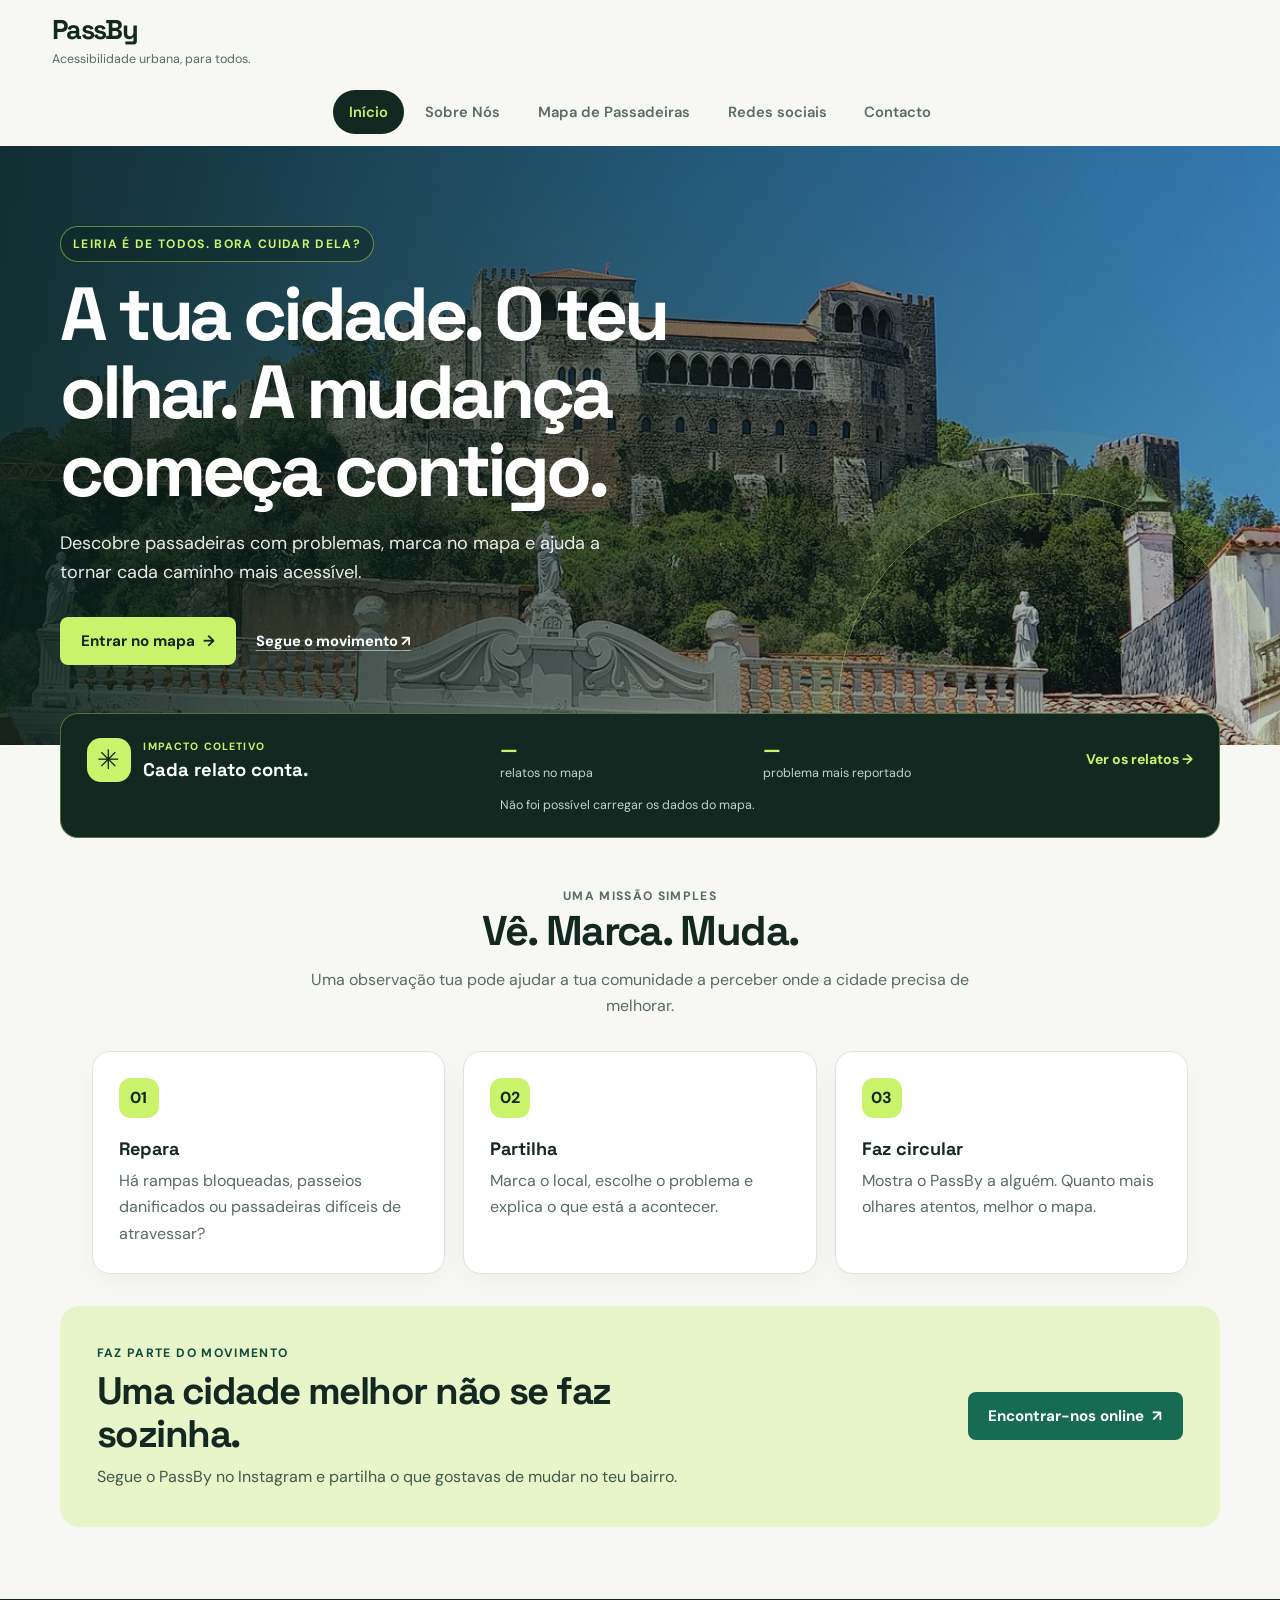
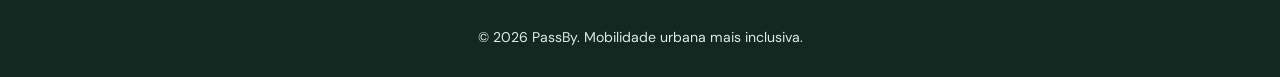
<file: PASSBY/passby/index.html>
<!DOCTYPE html>
<html lang="pt-PT">

<head>
    <meta charset="UTF-8">
    <meta name="viewport" content="width=device-width, initial-scale=1.0">
    <title>PassBy - Acessibilidade Urbana</title>
    <link rel="stylesheet" href="styles.css">
</head>

<body>
    <header>
        <a class="brand" href="index.html" aria-label="PassBy - início">
            <h1>PassBy</h1>
            <p>Acessibilidade urbana, para todos.</p>
        </a>
    </header>
    <nav>
        <a href="index.html" class="active" aria-current="page">Início</a>
        <a href="sobre.html">Sobre Nós</a>
        <a href="mapa.html">Mapa de Passadeiras</a>
        <a href="redes.html">Redes sociais</a>
        <a href="contato.html">Contacto</a>
    </nav>
    <section class="hero">
        <div class="hero-content">
            <p class="eyebrow">Leiria é de todos. Bora cuidar dela?</p>
            <h2>A tua cidade. O teu olhar. A mudança começa contigo.</h2>
            <p>Descobre passadeiras com problemas, marca no mapa e ajuda a tornar cada caminho mais acessível.</p>
            <a href="mapa.html" class="btn">Entrar no mapa <span aria-hidden="true">→</span></a>
            <a href="redes.html" class="hero-secondary">Segue o movimento <span aria-hidden="true">↗</span></a>
        </div>
    </section>
    <section class="impact" aria-label="Impacto da comunidade">
        <div class="impact-intro">
            <span class="impact-icon" aria-hidden="true">✳</span>
            <div>
                <p class="eyebrow">Impacto coletivo</p>
                <h2>Cada relato conta.</h2>
            </div>
        </div>
        <div class="impact-stat">
            <strong id="report-count">—</strong>
            <span>relatos no mapa</span>
        </div>
        <div class="impact-stat">
            <strong id="top-issue">—</strong>
            <span>problema mais reportado</span>
        </div>
        <a href="mapa.html" class="impact-link">Ver os relatos <span aria-hidden="true">→</span></a>
        <p class="impact-note" id="impact-note" aria-live="polite"></p>
    </section>
    <section class="section section-community">
        <div class="section-heading">
            <p class="eyebrow">Uma missão simples</p>
            <h2>Vê. Marca. Muda.</h2>
            <p>Uma observação tua pode ajudar a tua comunidade a perceber onde a cidade precisa de melhorar.</p>
        </div>
        <div class="features">
            <div class="feature">
                <span class="feature-number" aria-hidden="true">01</span>
                <h3>Repara</h3>
                <p>Há rampas bloqueadas, passeios danificados ou passadeiras difíceis de atravessar?</p>
            </div>
            <div class="feature">
                <span class="feature-number" aria-hidden="true">02</span>
                <h3>Partilha</h3>
                <p>Marca o local, escolhe o problema e explica o que está a acontecer.</p>
            </div>
            <div class="feature">
                <span class="feature-number" aria-hidden="true">03</span>
                <h3>Faz circular</h3>
                <p>Mostra o PassBy a alguém. Quanto mais olhares atentos, melhor o mapa.</p>
            </div>
        </div>
    </section>
    <section class="community-cta">
        <div>
            <p class="eyebrow">Faz parte do movimento</p>
            <h2>Uma cidade melhor não se faz sozinha.</h2>
            <p>Segue o PassBy no Instagram e partilha o que gostavas de mudar no teu bairro.</p>
        </div>
        <a class="btn" href="redes.html">Encontrar-nos online <span aria-hidden="true">↗</span></a>
    </section>
    <footer>
        <p>&copy; 2026 PassBy. Mobilidade urbana mais inclusiva.</p>
    </footer>
    <script>
        fetch('listar_marcadores.php')
            .then((response) => {
                if (!response.ok) {
                    throw new Error('Os relatos não estão disponíveis.');
                }
                return response.json();
            })
            .then((reports) => {
                const issueNames = {
                    acesso: 'Acesso',
                    estado: 'Conservação',
                    sinalizacao: 'Sinalização',
                    outro: 'Outros'
                };
                const counts = reports.reduce((totals, report) => {
                    totals[report.type] = (totals[report.type] || 0) + 1;
                    return totals;
                }, {});
                const topIssue = Object.entries(counts).sort((first, second) => second[1] - first[1])[0];
                document.getElementById('report-count').textContent = reports.length.toLocaleString('pt-PT');
                document.getElementById('top-issue').textContent = topIssue ? issueNames[topIssue[0]] : 'Por descobrir';
                if (reports.length === 0) {
                    document.getElementById('impact-note').textContent = 'Sê a primeira pessoa a colocar um relato no mapa.';
                }
            })
            .catch(() => {
                document.getElementById('report-count').textContent = '—';
                document.getElementById('top-issue').textContent = '—';
                document.getElementById('impact-note').textContent = 'Não foi possível carregar os dados do mapa.';
            });
    </script>
</body>

</html>
</file>
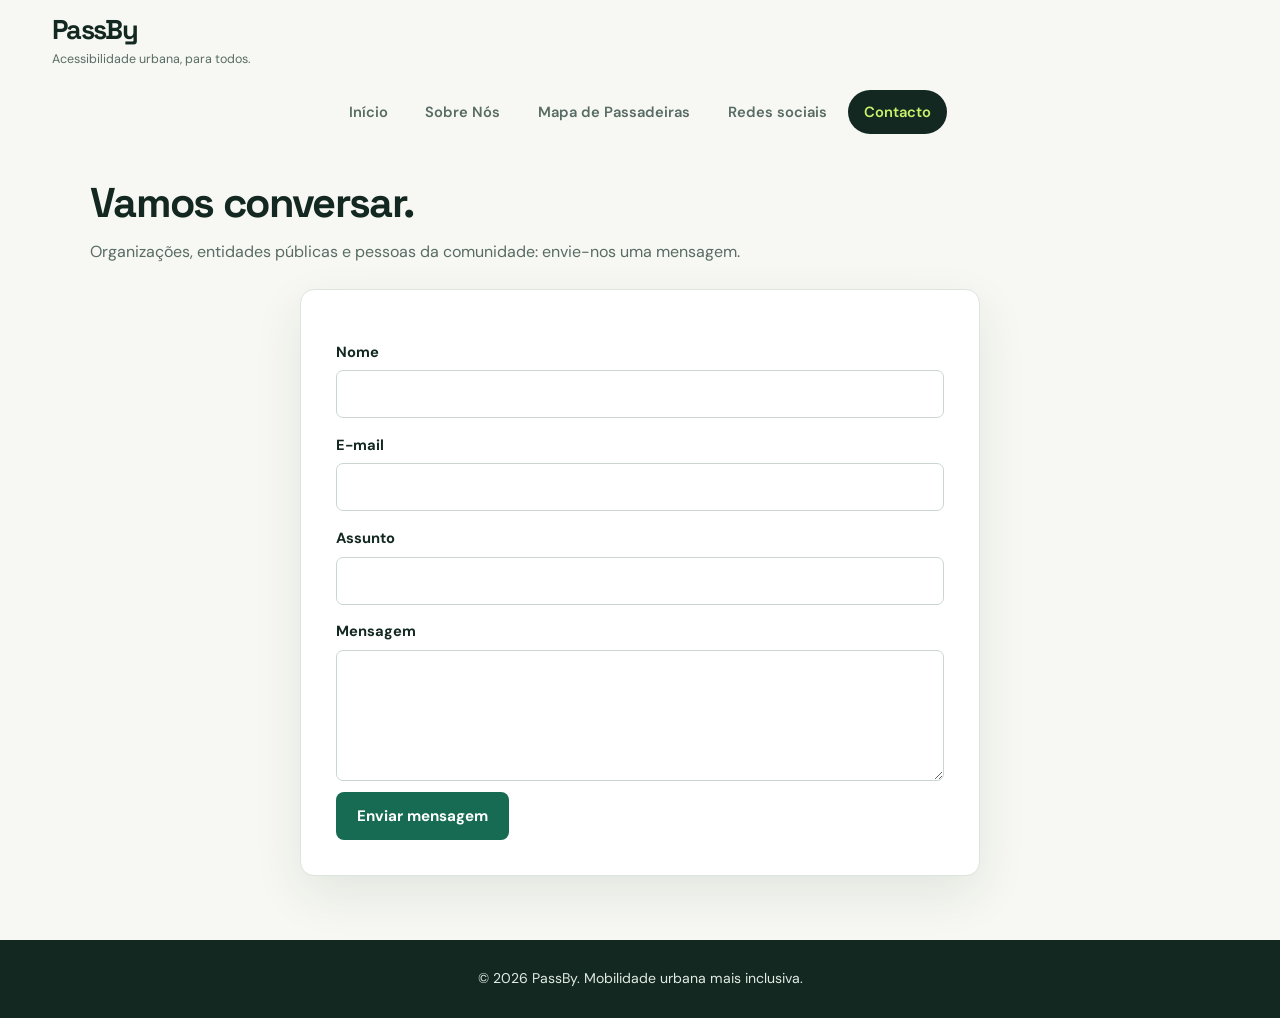
<file: PASSBY/passby/contato.html>
<!DOCTYPE html>
<html lang="pt-PT">
<head>
    <meta charset="UTF-8">
    <meta name="viewport" content="width=device-width, initial-scale=1.0">
    <title>Contacto - PassBy</title>
    <link rel="stylesheet" href="styles.css">
</head>
<body>
    <header>
        <a class="brand" href="index.html" aria-label="PassBy - início">
            <h1>PassBy</h1>
            <p>Acessibilidade urbana, para todos.</p>
        </a>
    </header>
    <nav>
        <a href="index.html">Início</a>
        <a href="sobre.html">Sobre Nós</a>
        <a href="mapa.html">Mapa de Passadeiras</a>
        <a href="redes.html">Redes sociais</a>
        <a href="contato.html" class="active" aria-current="page">Contacto</a>
    </nav>
    <div class="container">
        <h2>Vamos conversar.</h2>
        <p>Organizações, entidades públicas e pessoas da comunidade: envie-nos uma mensagem.</p>

        <form action="processar_contato.php" method="post" class="contact-form">
            <div id="form-status" aria-live="polite"></div>
            <label for="nome">Nome</label>
            <input type="text" id="nome" name="nome" autocomplete="name" maxlength="120" required>

            <label for="email">E-mail</label>
            <input type="email" id="email" name="email" autocomplete="email" maxlength="254" required>

            <label for="assunto">Assunto</label>
            <input type="text" id="assunto" name="assunto" maxlength="160" required>

            <label for="mensagem">Mensagem</label>
            <textarea id="mensagem" name="mensagem" rows="5" maxlength="5000" required></textarea>

            <div class="honeypot-field" aria-hidden="true">
                <label for="website">Deixe este campo vazio</label>
                <input type="text" id="website" name="honeypot" tabindex="-1" autocomplete="off">
            </div>

            <button type="submit">Enviar mensagem</button>
        </form>
    </div>
    <footer>
        <p>&copy; 2026 PassBy. Mobilidade urbana mais inclusiva.</p>
    </footer>
    <script>
        const statusMessages = {
            sent: ['Mensagem enviada com sucesso. Obrigado por entrar em contacto.', false],
            error: ['Não foi possível enviar a mensagem. Verifique os dados e tente novamente.', true],
            unavailable: ['O serviço de envio não está disponível neste momento. Tente novamente mais tarde.', true]
        };
        const status = new URLSearchParams(window.location.search).get('status');
        if (statusMessages[status]) {
            const message = document.createElement('p');
            message.className = `form-status${statusMessages[status][1] ? ' error' : ''}`;
            message.textContent = statusMessages[status][0];
            document.getElementById('form-status').appendChild(message);
        }
    </script>
</body>
</html>
</file>
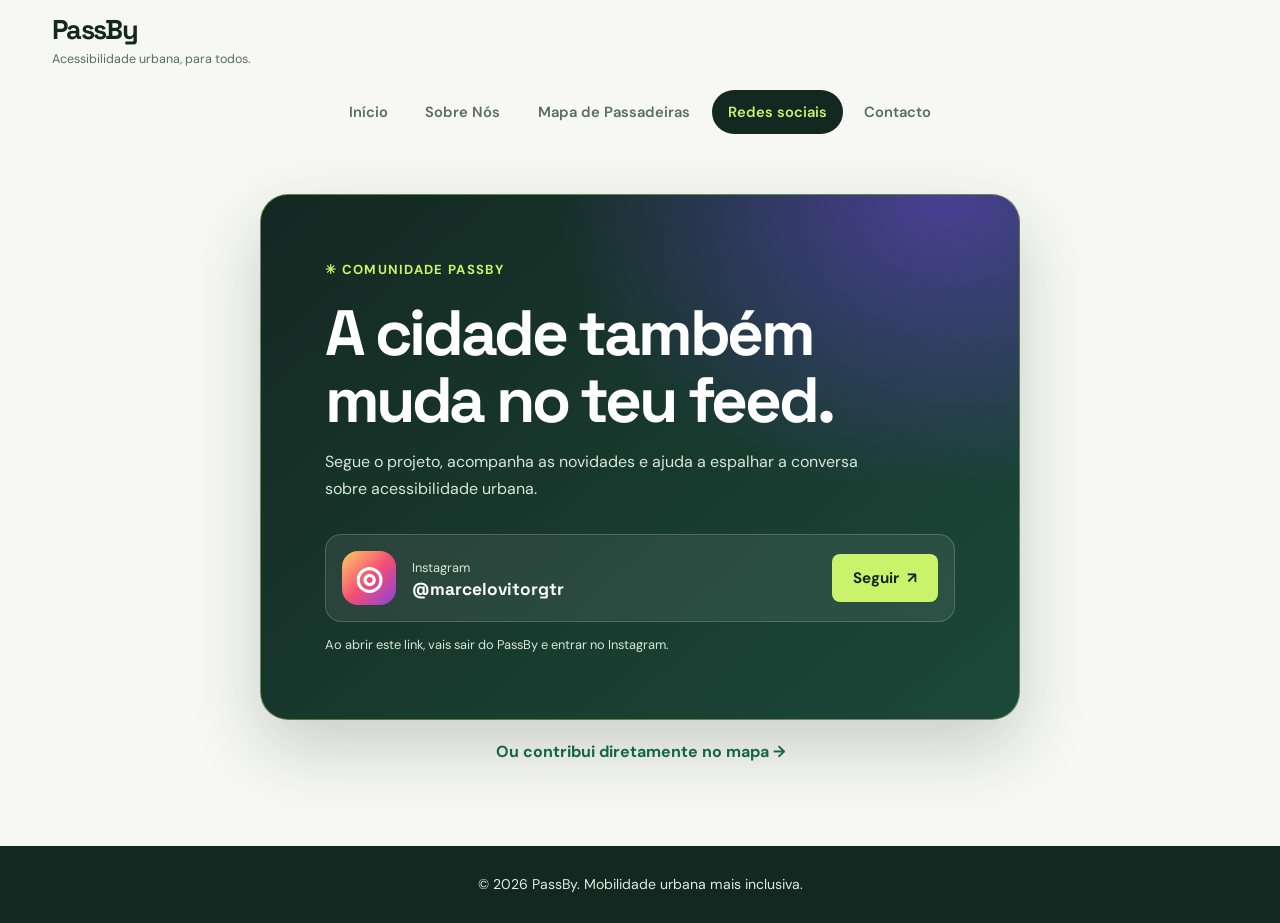
<file: PASSBY/passby/redes.html>
<!DOCTYPE html>
<html lang="pt-PT">
<head>
    <meta charset="UTF-8">
    <meta name="viewport" content="width=device-width, initial-scale=1.0">
    <meta name="description" content="Segue o PassBy no Instagram e acompanha a comunidade por uma cidade mais acessível.">
    <title>Redes sociais - PassBy</title>
    <link rel="stylesheet" href="styles.css">
</head>
<body>
    <header>
        <a class="brand" href="index.html" aria-label="PassBy - início">
            <h1>PassBy</h1>
            <p>Acessibilidade urbana, para todos.</p>
        </a>
    </header>
    <nav>
        <a href="index.html">Início</a>
        <a href="sobre.html">Sobre Nós</a>
        <a href="mapa.html">Mapa de Passadeiras</a>
        <a href="redes.html" class="active" aria-current="page">Redes sociais</a>
        <a href="contato.html">Contacto</a>
    </nav>

    <main class="social-page">
        <section class="social-card">
            <p class="social-kicker"><span aria-hidden="true">✳</span> Comunidade PassBy</p>
            <h2>A cidade também muda no teu feed.</h2>
            <p class="social-description">Segue o projeto, acompanha as novidades e ajuda a espalhar a conversa sobre acessibilidade urbana.</p>
            <div class="social-profile">
                <span class="instagram-mark" aria-hidden="true">◎</span>
                <div>
                    <span class="social-platform">Instagram</span>
                    <strong>@marcelovitorgtr</strong>
                </div>
                <a class="btn social-follow" href="https://www.instagram.com/marcelovitorgtr/" target="_blank" rel="noopener noreferrer" aria-label="Abrir Instagram de @marcelovitorgtr num novo separador">Seguir <span aria-hidden="true">↗</span></a>
            </div>
            <p class="social-note">Ao abrir este link, vais sair do PassBy e entrar no Instagram.</p>
        </section>
        <a class="social-back" href="mapa.html">Ou contribui diretamente no mapa <span aria-hidden="true">→</span></a>
    </main>

    <footer>
        <p>&copy; 2026 PassBy. Mobilidade urbana mais inclusiva.</p>
    </footer>
</body>
</html>
</file>
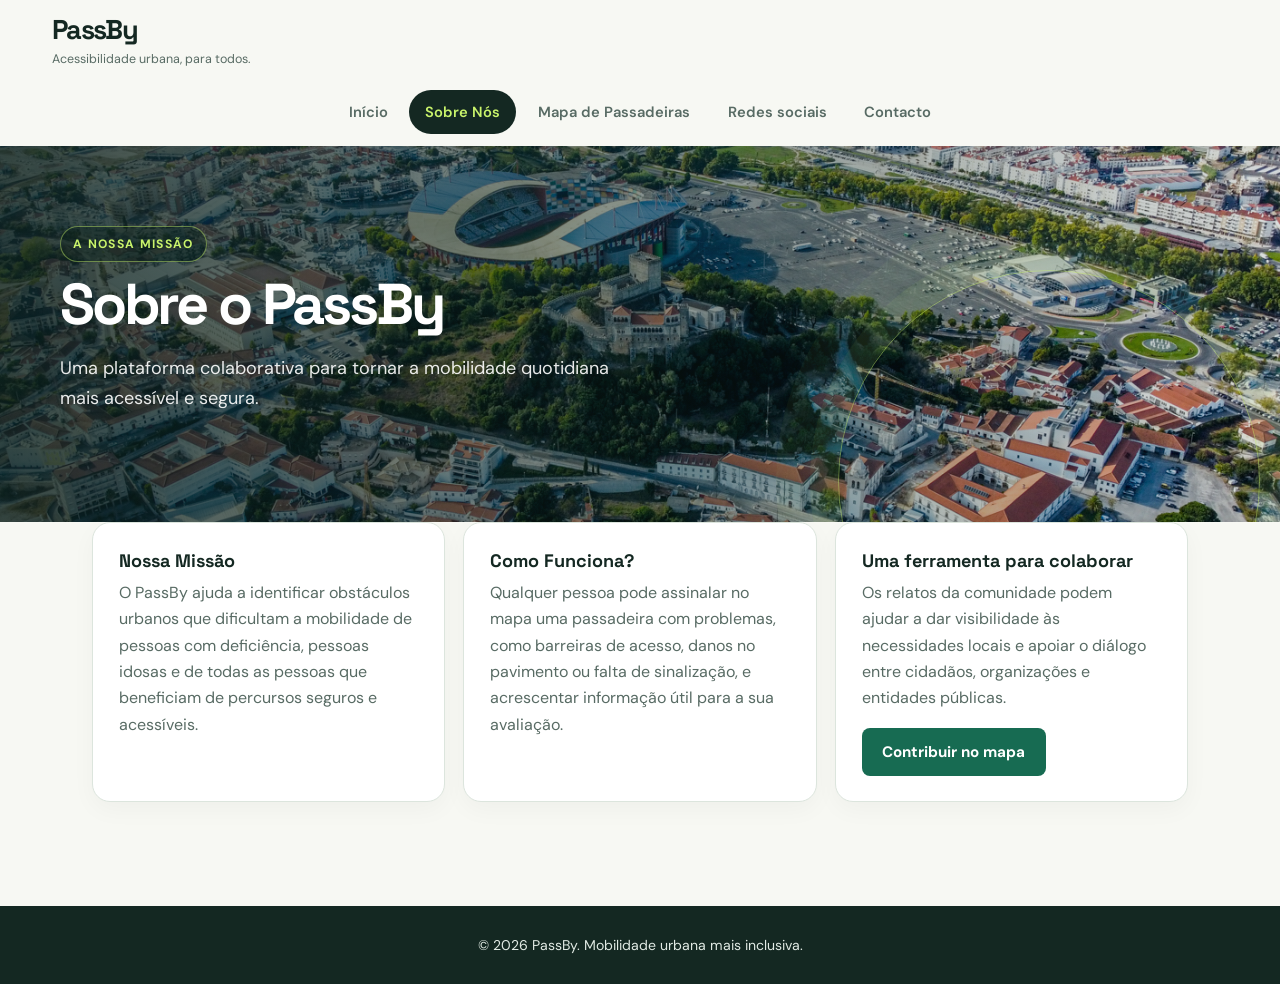
<file: PASSBY/passby/sobre.html>
<!DOCTYPE html>
<html lang="pt-PT">

<head>
    <meta charset="UTF-8">
    <meta name="viewport" content="width=device-width, initial-scale=1.0">
    <title>Sobre Nós - PassBy</title>
    <link rel="stylesheet" href="styles.css">
</head>

<body>
    <header>
        <a class="brand" href="index.html" aria-label="PassBy - início">
            <h1>PassBy</h1>
            <p>Acessibilidade urbana, para todos.</p>
        </a>
    </header>
    <nav>
        <a href="index.html">Início</a>
        <a href="sobre.html" class="active" aria-current="page">Sobre Nós</a>
        <a href="mapa.html">Mapa de Passadeiras</a>
        <a href="redes.html">Redes sociais</a>
        <a href="contato.html">Contacto</a>
    </nav>
    <section class="hero hero-small">
        <div class="hero-content">
            <p class="eyebrow">A nossa missão</p>
            <h2>Sobre o PassBy</h2>
            <p>Uma plataforma colaborativa para tornar a mobilidade quotidiana mais acessível e segura.</p>
        </div>
    </section>
    <section class="about">
        <div class="about-content">
            <h3>Nossa Missão</h3>
            <p>O PassBy ajuda a identificar obstáculos urbanos que dificultam a mobilidade de pessoas com deficiência, pessoas idosas e de todas as pessoas que beneficiam de percursos seguros e acessíveis.</p>
        </div>
        <div class="about-content">
            <h3>Como Funciona?</h3>
            <p>Qualquer pessoa pode assinalar no mapa uma passadeira com problemas, como barreiras de acesso, danos no pavimento ou falta de sinalização, e acrescentar informação útil para a sua avaliação.</p>
        </div>
        <div class="about-content">
            <h3>Uma ferramenta para colaborar</h3>
            <p>Os relatos da comunidade podem ajudar a dar visibilidade às necessidades locais e apoiar o diálogo entre cidadãos, organizações e entidades públicas.</p>
            <a href="mapa.html" class="btn">Contribuir no mapa</a>
        </div>
    </section>
    <footer>
        <p>&copy; 2026 PassBy. Mobilidade urbana mais inclusiva.</p>
    </footer>
</body>

</html>
</file>
<file: PASSBY/passby/styles.css>
@import url('https://fonts.googleapis.com/css2?family=DM+Sans:wght@400;500;600;700&family=Space+Grotesk:wght@400;500;600;700&display=swap');

:root {
    color-scheme: light;
    --ink: #142822;
    --muted: #586b64;
    --green: #176b52;
    --green-dark: #104b3d;
    --mint: #e9f4ed;
    --lime: #c9f36b;
    --violet: #7046e8;
    --paper: #f7f8f3;
    --line: #dce5dd;
    --white: #fff;
    --shadow: 0 18px 50px rgba(20, 40, 34, .09);
}

* {
    box-sizing: border-box;
}

html {
    scroll-behavior: smooth;
}

body {
    margin: 0;
    background: var(--paper);
    color: var(--ink);
    font-family: 'DM Sans', sans-serif;
    line-height: 1.65;
}

a {
    color: var(--green);
}

a:focus-visible,
button:focus-visible,
input:focus-visible,
textarea:focus-visible {
    outline: 3px solid #f2b544;
    outline-offset: 3px;
}

header {
    display: flex;
    align-items: center;
    justify-content: space-between;
    gap: 1rem;
    max-width: 1240px;
    margin: auto;
    padding: 1rem 2rem;
}

.brand {
    color: var(--ink);
    text-decoration: none;
}

header h1 {
    margin: 0;
    font: 700 1.7rem/1 'Space Grotesk', sans-serif;
    letter-spacing: -.06em;
}

header p {
    margin: .35rem 0 0;
    color: var(--muted);
    font-size: .78rem;
}

nav {
    display: flex;
    justify-content: center;
    gap: .35rem;
    padding: .3rem 1.5rem .8rem;
}

nav a {
    padding: .6rem 1rem;
    border-radius: 999px;
    color: var(--muted);
    font-size: .92rem;
    font-weight: 600;
    text-decoration: none;
    transition: background .2s ease, color .2s ease;
}

nav a:hover,
nav a.active {
    background: var(--ink);
    color: var(--lime);
}

.hero {
    position: relative;
    display: grid;
    min-height: 510px;
    align-items: center;
    overflow: hidden;
    padding: 5rem max(2rem, calc((100vw - 1160px) / 2));
    background: linear-gradient(90deg, rgba(10, 31, 25, .88), rgba(10, 31, 25, .22)), url('imagens/o-castelo-de-leiria-conquistad.jpg') center 52%/cover no-repeat;
    color: var(--white);
}

.hero::after {
    position: absolute;
    right: max(-110px, calc((100vw - 1240px) / 2));
    bottom: -170px;
    width: 420px;
    height: 420px;
    border: 1px solid rgba(201, 243, 107, .45);
    border-radius: 50%;
    box-shadow: 0 0 0 28px rgba(201, 243, 107, .06), 0 0 0 62px rgba(201, 243, 107, .04);
    content: "";
    pointer-events: none;
}

.hero-small {
    min-height: 330px;
    background-image: linear-gradient(90deg, rgba(10, 31, 25, .8), rgba(10, 31, 25, .14)), url('imagens/visitar-leiria-1-1.jpg');
}

.hero-content {
    position: relative;
    z-index: 1;
    max-width: 680px;
}

.eyebrow {
    margin: 0 0 .8rem;
    color: var(--green);
    font-size: .76rem;
    font-weight: 700;
    letter-spacing: .11em;
    text-transform: uppercase;
}

.hero .eyebrow {
    display: inline-block;
    padding: .42rem .75rem;
    border: 1px solid rgba(201, 243, 107, .45);
    border-radius: 999px;
    background: rgba(12, 35, 27, .45);
    color: var(--lime);
}

.hero h2 {
    max-width: 680px;
    margin: 0;
    font: 700 clamp(2.5rem, 6vw, 4.7rem)/1.04 'Space Grotesk', sans-serif;
    letter-spacing: -.055em;
}

.hero p:not(.eyebrow) {
    max-width: 550px;
    margin: 1.2rem 0 1.8rem;
    color: rgba(255, 255, 255, .9);
    font-size: 1.13rem;
}

.hero-small h2 {
    font-size: clamp(2.2rem, 5vw, 3.6rem);
}

.btn,
button {
    display: inline-flex;
    min-height: 48px;
    align-items: center;
    justify-content: center;
    gap: .5rem;
    padding: .78rem 1.3rem;
    border: 0;
    border-radius: 8px;
    background: var(--green);
    color: var(--white);
    font: 700 .95rem 'DM Sans', sans-serif;
    text-decoration: none;
    cursor: pointer;
    transition: transform .18s ease, background .18s ease, box-shadow .18s ease;
}

.btn:hover,
button:hover {
    transform: translateY(-2px);
    background: var(--green-dark);
    box-shadow: 0 8px 18px rgba(16, 75, 61, .2);
}

.hero .btn {
    background: var(--lime);
    color: #17251d;
}

.hero-secondary {
    display: inline-block;
    margin-left: 1rem;
    color: var(--white);
    font-size: .92rem;
    font-weight: 700;
    text-decoration-color: rgba(255, 255, 255, .5);
    text-underline-offset: 4px;
}

.hero .btn:hover {
    background: var(--white);
}

.section {
    max-width: 1160px;
    margin: auto;
    padding: 4.5rem 2rem;
}

.section-heading {
    max-width: 660px;
    margin: 0 auto 2rem;
    text-align: center;
}

.section-heading h2,
.container > h2 {
    margin: 0 0 .65rem;
    font: 700 clamp(1.8rem, 4vw, 2.6rem)/1.2 'Space Grotesk', sans-serif;
    letter-spacing: -.04em;
}

.section-heading p,
.container > p {
    margin: 0;
    color: var(--muted);
}

.section-community {
    padding-top: 2rem;
    padding-bottom: 2rem;
}

.features,
.about {
    display: grid;
    max-width: 1160px;
    grid-template-columns: repeat(3, 1fr);
    gap: 1.15rem;
    margin: auto;
    padding: 0 2rem 4.5rem;
}

.section-community .features {
    padding: 0;
}

.impact {
    position: relative;
    display: grid;
    max-width: 1160px;
    grid-template-columns: 1.3fr .8fr 1fr auto;
    align-items: center;
    gap: 1.5rem;
    margin: -2rem auto 1rem;
    padding: 1.35rem 1.6rem;
    border: 1px solid rgba(201, 243, 107, .35);
    border-radius: 18px;
    background: var(--ink);
    color: var(--white);
}

.impact-intro {
    display: flex;
    align-items: center;
    gap: .8rem;
}

.impact-icon {
    display: grid;
    width: 44px;
    height: 44px;
    flex: 0 0 44px;
    place-items: center;
    border-radius: 14px;
    background: var(--lime);
    color: var(--ink);
    font-size: 1.7rem;
}

.impact .eyebrow {
    margin: 0 0 .15rem;
    color: var(--lime);
    font-size: .66rem;
}

.impact h2 {
    margin: 0;
    font: 700 1.15rem 'Space Grotesk', sans-serif;
}

.impact-stat {
    display: flex;
    flex-direction: column;
    gap: .1rem;
}

.impact-stat strong {
    color: var(--lime);
    font: 700 1.25rem 'Space Grotesk', sans-serif;
}

.impact-stat span,
.impact-note {
    color: #c3d2c9;
    font-size: .78rem;
}

.impact-link {
    color: var(--lime);
    font-size: .88rem;
    font-weight: 700;
    text-decoration: none;
}

.impact-link:hover {
    text-decoration: underline;
    text-underline-offset: 4px;
}

.impact-note {
    grid-column: 2 / -1;
    margin: -.8rem 0 0;
}

.community-cta {
    display: flex;
    max-width: 1160px;
    align-items: center;
    justify-content: space-between;
    gap: 2rem;
    margin: 0 auto 4.5rem;
    padding: 2.3rem;
    border-radius: 20px;
    background: #e8f5c9;
}

.community-cta .eyebrow {
    margin-bottom: .4rem;
    color: var(--green-dark);
}

.community-cta h2 {
    max-width: 550px;
    margin: 0;
    font: 700 clamp(1.6rem, 3.6vw, 2.4rem)/1.12 'Space Grotesk', sans-serif;
    letter-spacing: -.04em;
}

.community-cta p:not(.eyebrow) {
    margin: .55rem 0 0;
    color: #3e5a4b;
}

.feature,
.about-content {
    padding: 1.6rem;
    border: 1px solid var(--line);
    border-radius: 18px;
    background: var(--white);
    box-shadow: 0 8px 24px rgba(20, 40, 34, .035);
    transition: transform .2s ease, box-shadow .2s ease, border-color .2s ease;
}

.feature:hover,
.about-content:hover {
    transform: translateY(-5px);
    border-color: #b7d68d;
    box-shadow: 0 15px 35px rgba(20, 40, 34, .1);
}

.feature-number {
    display: inline-grid;
    width: 40px;
    height: 40px;
    place-items: center;
    margin-bottom: 1.2rem;
    border-radius: 12px;
    background: var(--lime);
    color: var(--ink);
    font-weight: 800;
}

.feature h3,
.about-content h3 {
    margin: 0 0 .5rem;
    font: 700 1.13rem 'Space Grotesk', sans-serif;
}

.feature p,
.about-content p {
    margin: 0;
    color: var(--muted);
}

.about-content .btn {
    margin-top: 1rem;
}

.container {
    width: min(100% - 2rem, 1100px);
    margin: 2rem auto 4rem;
}

.map-intro {
    margin: 0 0 1.25rem;
}

#map {
    width: 100%;
    height: min(62vh, 580px);
    min-height: 360px;
    margin: 1.5rem 0;
    border: 1px solid var(--line);
    border-radius: 14px;
    box-shadow: var(--shadow);
    z-index: 0;
}

.map-hint {
    margin: -.6rem 0 1.5rem;
    color: var(--muted);
    font-size: .92rem;
}

form {
    max-width: 760px;
    margin: 1.5rem auto;
    padding: clamp(1.25rem, 4vw, 2.2rem);
    border: 1px solid var(--line);
    border-radius: 14px;
    background: var(--white);
    box-shadow: var(--shadow);
}

form h3 {
    margin: 0 0 .35rem;
    font: 700 1.5rem 'Space Grotesk', sans-serif;
}

.form-intro {
    margin: 0 0 1.5rem;
    color: var(--muted);
}

label {
    display: block;
    margin: .9rem 0 .4rem;
    font-size: .92rem;
    font-weight: 700;
}

input:not([type="radio"]):not([type="file"]),
textarea {
    display: block;
    width: 100%;
    min-height: 48px;
    padding: .75rem .85rem;
    border: 1px solid #cbd7ce;
    border-radius: 7px;
    background: #fff;
    color: var(--ink);
    font: 400 1rem 'DM Sans', sans-serif;
}

textarea {
    min-height: 130px;
    resize: vertical;
}

input:focus,
textarea:focus {
    border-color: var(--green);
    outline: 2px solid rgba(23, 107, 82, .14);
}

.coordinate-grid {
    display: grid;
    grid-template-columns: 1fr 1fr auto;
    align-items: end;
    gap: .8rem;
}

.coordinate-grid label {
    margin-top: 0;
}

.coordinate-grid input {
    margin-bottom: 0;
}

.secondary-button {
    margin-bottom: 0;
    border: 1px solid var(--green);
    background: var(--white);
    color: var(--green-dark);
}

.secondary-button:hover {
    background: var(--mint);
    color: var(--green-dark);
    box-shadow: none;
}

fieldset {
    display: grid;
    grid-template-columns: repeat(2, minmax(0, 1fr));
    gap: .7rem;
    margin: 1.3rem 0;
    padding: 1rem;
    border: 1px solid var(--line);
    border-radius: 8px;
}

legend {
    padding: 0 .35rem;
    font-weight: 700;
}

.problema-tipo {
    display: flex;
    align-items: center;
    gap: .5rem;
}

.problema-tipo label {
    margin: 0;
    font-weight: 500;
    cursor: pointer;
}

input[type="radio"] {
    width: 18px;
    height: 18px;
    margin: 0;
    accent-color: var(--green);
}

.image-upload {
    margin: 1rem 0 1.5rem;
}

.honeypot-field {
    position: absolute;
    left: -10000px;
}

.image-upload input[type="file"] {
    display: block;
    max-width: 100%;
    margin-top: .4rem;
}

.image-upload p,
.image-upload small {
    color: var(--muted);
}

#image-preview-container {
    display: flex;
    flex-wrap: wrap;
    gap: .7rem;
}

.image-preview {
    width: 130px;
    height: 100px;
    border: 1px solid var(--line);
    border-radius: 7px;
    object-fit: cover;
}

.contact-form {
    max-width: 680px;
}

.contact-form button {
    margin-top: .7rem;
}

.form-status {
    margin: 1rem 0;
    padding: .85rem 1rem;
    border-radius: 7px;
    background: var(--mint);
    color: var(--green-dark);
}

.form-status.error {
    background: #fff0ed;
    color: #8f2d20;
}

.success-panel {
    max-width: 760px;
    margin: 3rem auto;
    padding: clamp(1.5rem, 5vw, 3rem);
    border: 1px solid var(--line);
    border-radius: 14px;
    background: var(--white);
    box-shadow: var(--shadow);
    text-align: center;
}

.success-panel .btn {
    margin-top: 1.3rem;
}

.social-page {
    display: grid;
    min-height: 64vh;
    align-content: center;
    justify-items: center;
    padding: 3rem 1.25rem;
}

.social-card {
    position: relative;
    width: min(100%, 760px);
    overflow: hidden;
    padding: clamp(1.7rem, 6vw, 4rem);
    border: 1px solid rgba(201, 243, 107, .4);
    border-radius: 28px;
    background: radial-gradient(ellipse at 90% 0%, rgba(112, 70, 232, .55), transparent 40%), linear-gradient(140deg, #142822, #1b4939);
    box-shadow: 0 28px 70px rgba(20, 40, 34, .2);
    color: var(--white);
}

.social-kicker {
    margin: 0 0 1.2rem;
    color: var(--lime);
    font-size: .82rem;
    font-weight: 700;
    letter-spacing: .1em;
    text-transform: uppercase;
}

.social-card h2 {
    max-width: 580px;
    margin: 0;
    font: 700 clamp(2.25rem, 6vw, 4rem)/1.04 'Space Grotesk', sans-serif;
    letter-spacing: -.05em;
}

.social-description {
    max-width: 540px;
    margin: 1rem 0 2rem;
    color: #d8e5dc;
}

.social-profile {
    display: flex;
    align-items: center;
    gap: 1rem;
    padding: 1rem;
    border: 1px solid rgba(255, 255, 255, .18);
    border-radius: 16px;
    background: rgba(255, 255, 255, .08);
}

.instagram-mark {
    display: grid;
    width: 54px;
    height: 54px;
    flex: 0 0 54px;
    place-items: center;
    border-radius: 16px;
    background: linear-gradient(135deg, #ffcc63, #f34d75 52%, #8744df);
    color: white;
    font-size: 2rem;
    font-weight: 700;
}

.social-profile > div {
    display: flex;
    min-width: 0;
    flex: 1;
    flex-direction: column;
}

.social-platform,
.social-note {
    color: #d8e5dc;
    font-size: .8rem;
}

.social-profile strong {
    overflow-wrap: anywhere;
    font: 700 1.08rem 'Space Grotesk', sans-serif;
}

.social-follow {
    flex: 0 0 auto;
    background: var(--lime);
    color: var(--ink);
}

.social-follow:hover {
    background: white;
    color: var(--ink);
}

.social-note {
    margin: .75rem 0 0;
}

.social-back {
    margin-top: 1.2rem;
    font-weight: 700;
    text-decoration: none;
}

.social-back:hover {
    text-decoration: underline;
    text-underline-offset: 4px;
}

footer {
    margin-top: 2rem;
    padding: 1.5rem 2rem;
    background: #142822;
    color: #e1eae4;
    text-align: center;
    font-size: .88rem;
}

footer p {
    margin: .2rem;
}

@media (max-width: 760px) {
    header {
        justify-content: center;
        padding: 1rem;
        text-align: center;
    }

    nav {
        flex-wrap: wrap;
        gap: .15rem;
        padding: 0 .65rem .7rem;
    }

    nav a {
        padding: .5rem .72rem;
        font-size: .84rem;
    }

    .hero {
        min-height: 470px;
        padding: 4rem 1.4rem;
        background-position: 58% center;
    }

    .hero-small {
        min-height: 300px;
    }

    .features,
    .about {
        grid-template-columns: 1fr;
        padding-right: 1rem;
        padding-left: 1rem;
    }

    .section-community .features {
        padding: 0;
    }

    .impact {
        grid-template-columns: 1fr 1fr;
        gap: 1.1rem;
        margin: -1.4rem 1rem 1rem;
    }

    .impact-link {
        grid-column: 1 / -1;
    }

    .impact-note {
        grid-column: 1 / -1;
        margin: -.7rem 0 0;
    }

    .community-cta {
        align-items: flex-start;
        flex-direction: column;
        margin: 0 1rem 3rem;
        padding: 1.5rem;
    }

    .section {
        padding: 3rem 1rem;
    }

    .container {
        width: min(100% - 1.25rem, 1100px);
    }

    #map {
        height: 55vh;
        min-height: 320px;
    }

    .coordinate-grid {
        grid-template-columns: 1fr 1fr;
    }

    .coordinate-grid .secondary-button {
        grid-column: 1 / -1;
    }

    .social-profile {
        flex-wrap: wrap;
    }

    .social-follow {
        width: 100%;
    }

    fieldset {
        grid-template-columns: 1fr;
    }
}

@media (prefers-reduced-motion: reduce) {
    *,
    *::before,
    *::after {
        scroll-behavior: auto !important;
        transition-duration: .01ms !important;
    }
}
</file>
